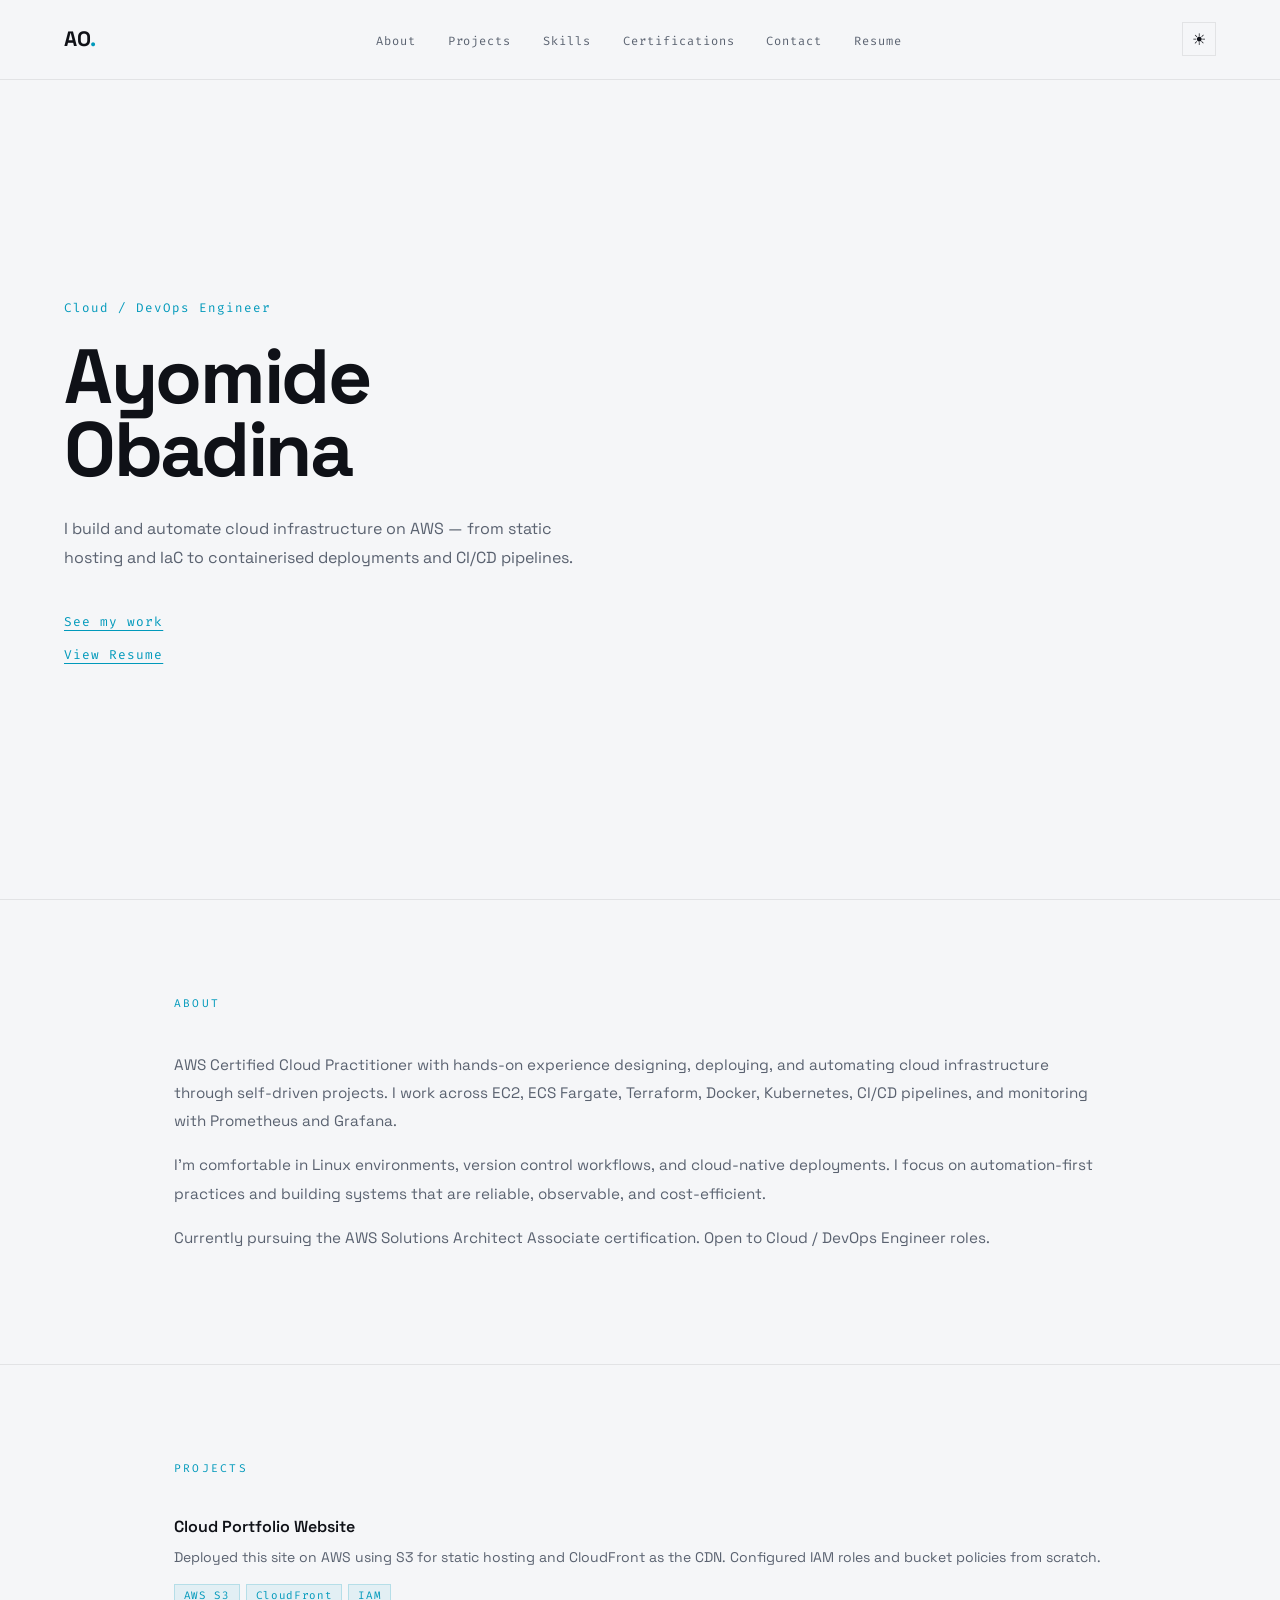
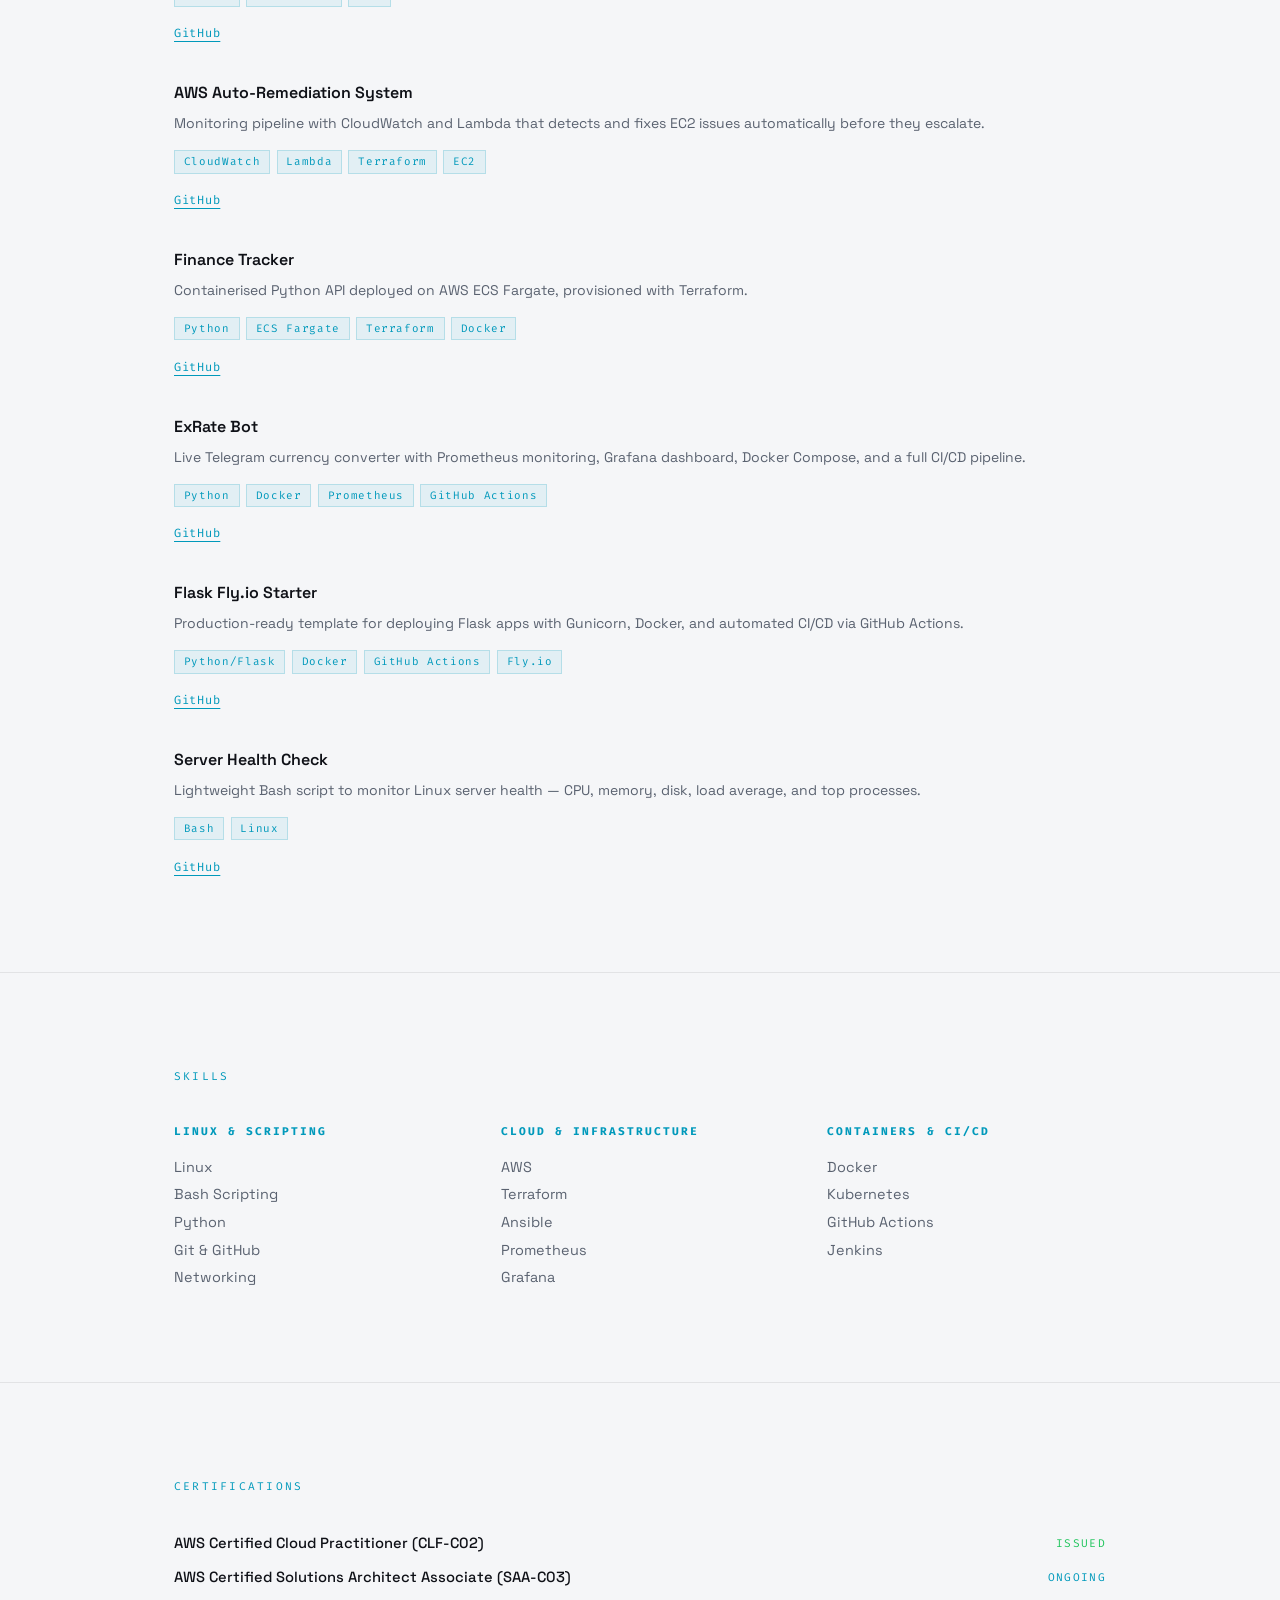
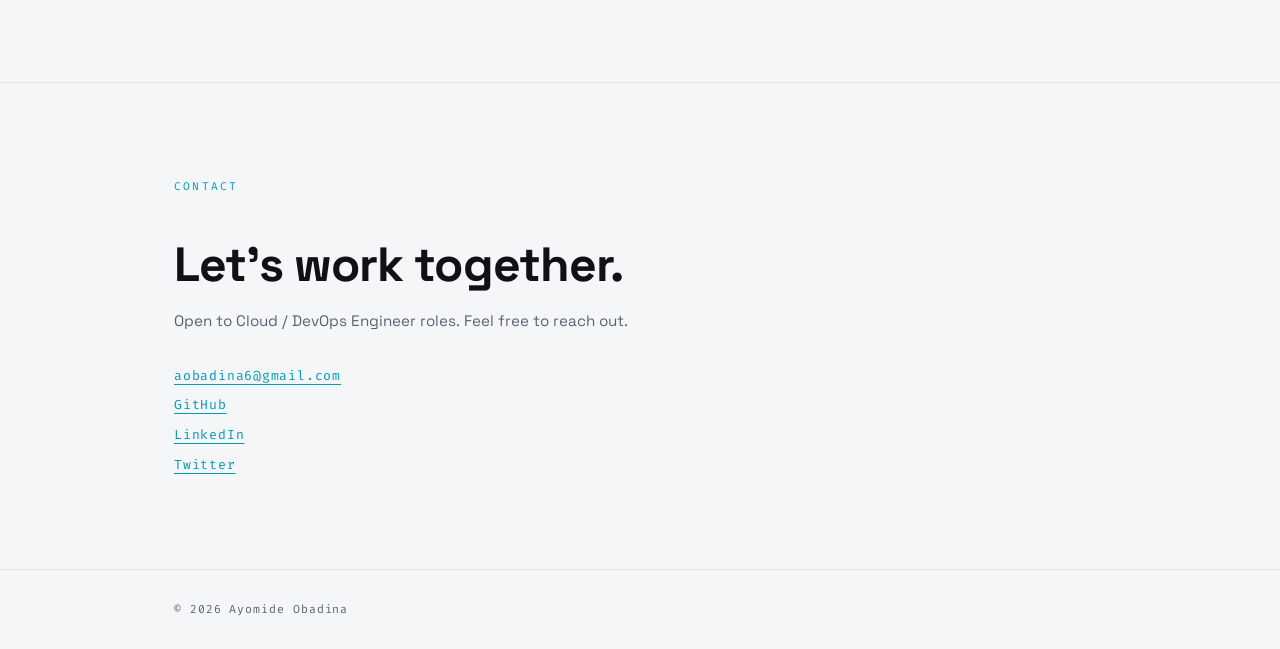
<file: website/index.html>
<!DOCTYPE html>
<html lang="en">
<head>
  <meta charset="UTF-8">
  <meta name="viewport" content="width=device-width, initial-scale=1.0">
  <title>Ayomide Obadina | Cloud Engineer</title>
  <link rel="canonical" href="https://ayomideobadina.com/">
  <link rel="icon" type="image/png" href="favicon.png">
  <link rel="stylesheet" href="style.css">
  <link href="https://fonts.googleapis.com/css2?family=Space+Grotesk:wght@400;500;600;700&family=Fira+Code:wght@400;500&display=swap" rel="stylesheet">
</head>
<body>

  <!-- NAV -->
  <nav id="navbar">
    <div class="nav-logo">AO<span class="dot">.</span></div>
    <ul class="nav-links">
      <li><a href="#about">About</a></li>
      <li><a href="#projects">Projects</a></li>
      <li><a href="#skills">Skills</a></li>
      <li><a href="#certifications">Certifications</a></li>
      <li><a href="#contact">Contact</a></li>
      <li><a href="Ayomide_Obadina_Resume.pdf" target="_blank" rel="noopener noreferrer">Resume</a></li>
    </ul>
    <div class="nav-right">
      <button id="theme-toggle" aria-label="Toggle theme">&#9790;</button>
      <button class="nav-hamburger" id="hamburger" aria-label="Toggle menu">
        <span></span><span></span><span></span>
      </button>
    </div>
  </nav>

  <!-- HERO -->
  <header id="hero">
    <div class="hero-content">
      <p class="hero-tag mono">Cloud / DevOps Engineer</p>
      <h1>Ayomide<br>Obadina</h1>
      <p class="hero-sub">I build and automate cloud infrastructure on AWS — from static hosting and IaC to containerised deployments and CI/CD pipelines.</p>
      <div class="hero-links">
        <a href="#projects">See my work</a>
        <a href="Ayomide_Obadina_Resume.pdf" target="_blank" rel="noopener noreferrer">View Resume</a>
      </div>
    </div>
  </header>

  <!-- ABOUT -->
  <section id="about">
    <div class="container">
      <span class="section-label mono">About</span>
      <div class="about-grid">
        <div>
          <p>AWS Certified Cloud Practitioner with hands-on experience designing, deploying, and automating cloud infrastructure through self-driven projects. I work across EC2, ECS Fargate, Terraform, Docker, Kubernetes, CI/CD pipelines, and monitoring with Prometheus and Grafana.</p>
          <p>I'm comfortable in Linux environments, version control workflows, and cloud-native deployments. I focus on automation-first practices and building systems that are reliable, observable, and cost-efficient.</p>
          <p>Currently pursuing the AWS Solutions Architect Associate certification. Open to Cloud / DevOps Engineer roles.</p>
        </div>
      </div>
    </div>
  </section>

  <!-- PROJECTS -->
  <section id="projects">
    <div class="container">
      <span class="section-label mono">Projects</span>
      <div class="projects-grid">

        <div class="project-card">
          <h3>Cloud Portfolio Website</h3>
          <p>Deployed this site on AWS using S3 for static hosting and CloudFront as the CDN. Configured IAM roles and bucket policies from scratch.</p>
          <div class="project-tags">
            <span class="tag mono">AWS S3</span>
            <span class="tag mono">CloudFront</span>
            <span class="tag mono">IAM</span>
          </div>
          <a href="https://github.com/ayo-d09/cloud-portfolio" target="_blank" rel="noopener noreferrer" class="project-link mono">GitHub</a>
        </div>

        <div class="project-card">
          <h3>AWS Auto-Remediation System</h3>
          <p>Monitoring pipeline with CloudWatch and Lambda that detects and fixes EC2 issues automatically before they escalate.</p>
          <div class="project-tags">
            <span class="tag mono">CloudWatch</span>
            <span class="tag mono">Lambda</span>
            <span class="tag mono">Terraform</span>
            <span class="tag mono">EC2</span>
          </div>
          <a href="https://github.com/ayo-d09/aws-monitoring-auto_healing-system" target="_blank" rel="noopener noreferrer" class="project-link mono">GitHub</a>
        </div>

        <div class="project-card">
          <h3>Finance Tracker</h3>
          <p>Containerised Python API deployed on AWS ECS Fargate, provisioned with Terraform.</p>
          <div class="project-tags">
            <span class="tag mono">Python</span>
            <span class="tag mono">ECS Fargate</span>
            <span class="tag mono">Terraform</span>
            <span class="tag mono">Docker</span>
          </div>
          <a href="https://github.com/ayo-d09/finance-tracker" target="_blank" rel="noopener noreferrer" class="project-link mono">GitHub</a>
        </div>

        <div class="project-card">
          <h3>ExRate Bot</h3>
          <p>Live Telegram currency converter with Prometheus monitoring, Grafana dashboard, Docker Compose, and a full CI/CD pipeline.</p>
          <div class="project-tags">
            <span class="tag mono">Python</span>
            <span class="tag mono">Docker</span>
            <span class="tag mono">Prometheus</span>
            <span class="tag mono">GitHub Actions</span>
          </div>
          <a href="https://github.com/ayo-d09/exrate-bot" target="_blank" rel="noopener noreferrer" class="project-link mono">GitHub</a>
        </div>

        <div class="project-card">
          <h3>Flask Fly.io Starter</h3>
          <p>Production-ready template for deploying Flask apps with Gunicorn, Docker, and automated CI/CD via GitHub Actions.</p>
          <div class="project-tags">
            <span class="tag mono">Python/Flask</span>
            <span class="tag mono">Docker</span>
            <span class="tag mono">GitHub Actions</span>
            <span class="tag mono">Fly.io</span>
          </div>
          <a href="https://github.com/ayo-d09/flask-fly.io-starter" target="_blank" rel="noopener noreferrer" class="project-link mono">GitHub</a>
        </div>

        <div class="project-card">
          <h3>Server Health Check</h3>
          <p>Lightweight Bash script to monitor Linux server health — CPU, memory, disk, load average, and top processes.</p>
          <div class="project-tags">
            <span class="tag mono">Bash</span>
            <span class="tag mono">Linux</span>
          </div>
          <a href="https://github.com/ayo-d09/Server-Health-Check.sh" target="_blank" rel="noopener noreferrer" class="project-link mono">GitHub</a>
        </div>

      </div>
    </div>
  </section>

  <!-- SKILLS -->
  <section id="skills">
    <div class="container">
      <span class="section-label mono">Skills</span>
      <div class="skills-grid">
        <div class="skills-group">
          <h4 class="mono">Linux & Scripting</h4>
          <ul>
            <li>Linux</li>
            <li>Bash Scripting</li>
            <li>Python</li>
            <li>Git & GitHub</li>
            <li>Networking</li>
          </ul>
        </div>
        <div class="skills-group">
          <h4 class="mono">Cloud & Infrastructure</h4>
          <ul>
            <li>AWS</li>
            <li>Terraform</li>
            <li>Ansible</li>
            <li>Prometheus</li>
            <li>Grafana</li>
          </ul>
        </div>
        <div class="skills-group">
          <h4 class="mono">Containers & CI/CD</h4>
          <ul>
            <li>Docker</li>
            <li>Kubernetes</li>
            <li>GitHub Actions</li>
            <li>Jenkins</li>
          </ul>
        </div>
      </div>
    </div>
  </section>

  <!-- CERTIFICATIONS -->
  <section id="certifications">
    <div class="container">
      <span class="section-label mono">Certifications</span>
      <ul class="cert-list">
        <li>
          <a href="https://www.credly.com/users/ayomide-obadina.93d486ff" target="_blank" rel="noopener noreferrer" class="cert-name">AWS Certified Cloud Practitioner (CLF-C02)</a>
          <span class="cert-status mono issued">Issued</span>
        </li>
        <li>
          <span class="cert-name">AWS Certified Solutions Architect Associate (SAA-C03)</span>
          <span class="cert-status mono ongoing">Ongoing</span>
        </li>
      </ul>
    </div>
  </section>

  <!-- CONTACT -->
  <section id="contact">
    <div class="container">
      <span class="section-label mono">Contact</span>
      <h2>Let's work together.</h2>
      <p class="contact-sub">Open to Cloud / DevOps Engineer roles. Feel free to reach out.</p>
      <div class="contact-links">
        <a href="mailto:aobadina6@gmail.com" class="mono">aobadina6@gmail.com</a>
        <a href="https://github.com/ayo-d09" target="_blank" rel="noopener noreferrer" class="mono">GitHub</a>
        <a href="https://linkedin.com/in/ayomide-obadina-35b09937b" target="_blank" rel="noopener noreferrer" class="mono">LinkedIn</a>
        <a href="https://twitter.com/ayobuilds" target="_blank" rel="noopener noreferrer" class="mono">Twitter</a>
      </div>
    </div>
  </section>

  <footer>
    <div class="container">
      <p class="mono">© 2026 Ayomide Obadina</p>
    </div>
  </footer>

  <script src="script.js"></script>
</body>
</html>
</file>
<file: website/style.css>
/* ---- TOKENS ---- */
:root {
  --bg:        #0a0c10;
  --bg-2:      #0f1117;
  --bg-card:   #13161e;
  --border:    rgba(255,255,255,0.08);
  --text:      #ffffff;
  --muted:     #7a8090;
  --accent:    #00e5ff;
  --mono:      'Fira Code', monospace;
  --sans:      'Space Grotesk', sans-serif;
}

body.light {
  --bg:        #f5f6f8;
  --bg-2:      #eceef2;
  --bg-card:   #ffffff;
  --border:    rgba(0,0,0,0.08);
  --text:      #0f1117;
  --muted:     #5a6270;
  --accent:    #0099bb;
}

/* ---- RESET ---- */
*, *::before, *::after { box-sizing: border-box; margin: 0; padding: 0; }
html { scroll-behavior: smooth; }
body { font-family: var(--sans); background: var(--bg); color: var(--text); overflow-x: hidden; }
a { text-decoration: none; color: inherit; }
ul { list-style: none; }
.mono { font-family: var(--mono); }

/* ---- NAV ---- */
#navbar {
  position: fixed; top: 0; left: 0; right: 0; z-index: 999;
  display: flex; justify-content: space-between; align-items: center;
  padding: 1.4rem 4rem;
  background: var(--bg);
  border-bottom: 1px solid var(--border);
}
.nav-logo { font-size: 1.3rem; font-weight: 700; letter-spacing: -0.02em; }
.dot { color: var(--accent); }
.nav-links { display: flex; gap: 2rem; }
.nav-links a {
  font-family: var(--mono); font-size: 0.75rem;
  color: var(--muted); letter-spacing: 0.08em;
}
.nav-links a:hover { color: var(--text); }
.nav-right { display: flex; align-items: center; gap: 0.75rem; }

#theme-toggle {
  background: none; border: 1px solid var(--border);
  color: var(--text); cursor: pointer;
  width: 34px; height: 34px;
  display: flex; align-items: center; justify-content: center;
  font-size: 1rem;
}

.nav-hamburger {
  display: none; flex-direction: column; justify-content: space-between;
  width: 22px; height: 16px; background: none; border: none; cursor: pointer; padding: 0;
}
.nav-hamburger span { display: block; width: 100%; height: 2px; background: var(--text); }

/* ---- HERO ---- */
#hero {
  min-height: 100vh; display: flex; align-items: center;
  padding: 8rem 4rem 4rem;
  border-bottom: 1px solid var(--border);
}
.hero-content { max-width: 720px; }
.hero-tag {
  font-size: 0.78rem; color: var(--accent);
  letter-spacing: 0.16em; margin-bottom: 1.5rem; display: block;
}
#hero h1 {
  font-size: clamp(2.5rem, 6vw, 5rem);
  font-weight: 700; line-height: 0.95; letter-spacing: -0.03em;
  margin-bottom: 1.8rem;
}
.hero-sub {
  font-size: 1rem; color: var(--muted); line-height: 1.8;
  max-width: 520px; margin-bottom: 2.5rem;
}
.hero-links { display: flex; flex-direction: column; gap: 1rem; align-items: flex-start; }
.hero-links a {
  font-family: var(--mono); font-size: 0.8rem;
  letter-spacing: 0.08em; color: var(--accent);
  text-decoration: underline; text-underline-offset: 4px;
}

/* ---- CONTAINER ---- */
.container { max-width: 1060px; margin: 0 auto; padding: 0 4rem; }

/* ---- SECTIONS ---- */
section { padding: 6rem 0; border-bottom: 1px solid var(--border); }

.section-label {
  display: block; font-size: 0.7rem; color: var(--accent);
  letter-spacing: 0.2em; text-transform: uppercase; margin-bottom: 2.5rem;
}

/* ---- ABOUT ---- */
.about-grid { display: grid; grid-template-columns: 1fr; gap: 1rem; }
.about-grid p { color: var(--muted); line-height: 1.85; font-size: 0.95rem; margin-bottom: 1rem; }

/* ---- PROJECTS ---- */
.projects-grid { display: flex; flex-direction: column; gap: 2.5rem; }
.project-card { background: none; padding: 0; border: none; }
.project-card h3 { font-size: 1rem; font-weight: 600; margin-bottom: 0.5rem; }
.project-card p { color: var(--muted); font-size: 0.875rem; line-height: 1.75; margin-bottom: 0.9rem; }
.project-tags { display: flex; flex-wrap: wrap; gap: 0.4rem; margin-bottom: 0.9rem; }
.tag { font-size: 0.68rem; color: var(--accent); background: rgba(0,229,255,0.07); border: 1px solid rgba(0,229,255,0.15); padding: 0.2rem 0.55rem; letter-spacing: 0.06em; }
body.light .tag { background: rgba(0,153,187,0.08); border-color: rgba(0,153,187,0.2); }
.project-link { font-size: 0.75rem; color: var(--accent); letter-spacing: 0.06em; text-decoration: underline; text-underline-offset: 4px; }
.project-link:hover { opacity: 0.75; }

/* ---- SKILLS ---- */
.skills-grid { display: grid; grid-template-columns: repeat(3, 1fr); gap: 3rem; }
.skills-group h4 { font-size: 0.7rem; color: var(--accent); letter-spacing: 0.18em; text-transform: uppercase; margin-bottom: 1.2rem; }
.skills-group ul { display: flex; flex-direction: column; gap: 0.6rem; list-style: none; }
.skills-group li { font-size: 0.9rem; color: var(--muted); }

/* ---- CERTIFICATIONS ---- */
.cert-list { display: flex; flex-direction: column; gap: 1rem; }
.cert-list li { display: flex; justify-content: space-between; align-items: center; }
.cert-name { font-size: 0.92rem; font-weight: 500; }
a.cert-name:hover { color: var(--accent); }
.cert-status { font-size: 0.7rem; letter-spacing: 0.12em; text-transform: uppercase; }
.cert-status.issued { color: #22c55e; }
.cert-status.ongoing { color: var(--accent); }

/* ---- CONTACT ---- */
#contact h2 { font-size: clamp(2rem, 4vw, 3rem); font-weight: 700; letter-spacing: -0.02em; margin-bottom: 0.8rem; }
.contact-sub { color: var(--muted); font-size: 0.95rem; line-height: 1.75; margin-bottom: 2rem; }
.contact-links { display: flex; flex-direction: column; gap: 0.8rem; }
.contact-links a { font-size: 0.82rem; color: var(--accent); letter-spacing: 0.06em; text-decoration: underline; text-underline-offset: 4px; }
.contact-links a:hover { opacity: 0.75; }

/* ---- FOOTER ---- */
footer { padding: 2rem 0; }
footer p { font-size: 0.72rem; color: var(--muted); letter-spacing: 0.08em; }

/* ---- RESPONSIVE ---- */
@media (max-width: 860px) {
  #navbar, #hero { padding-left: 2rem; padding-right: 2rem; }
  .container { padding: 0 2rem; }
  .about-grid { grid-template-columns: 1fr; gap: 2rem; }
  .projects-grid { grid-template-columns: 1fr; }
  .skills-grid { grid-template-columns: 1fr 1fr; gap: 2rem; }
}
@media (max-width: 560px) {
  .nav-hamburger { display: flex; }
  .nav-links {
    display: none; position: fixed; top: 61px; left: 0; right: 0;
    flex-direction: column; gap: 0;
    background: var(--bg); border-bottom: 1px solid var(--border); z-index: 998;
  }
  .nav-links.open { display: flex; }
  .nav-links li a { display: block; padding: 1rem 2rem; border-bottom: 1px solid var(--border); font-size: 0.85rem; }
  .skills-grid { grid-template-columns: 1fr; }
  #hero { padding: 7rem 2rem 4rem; }}
</file>
